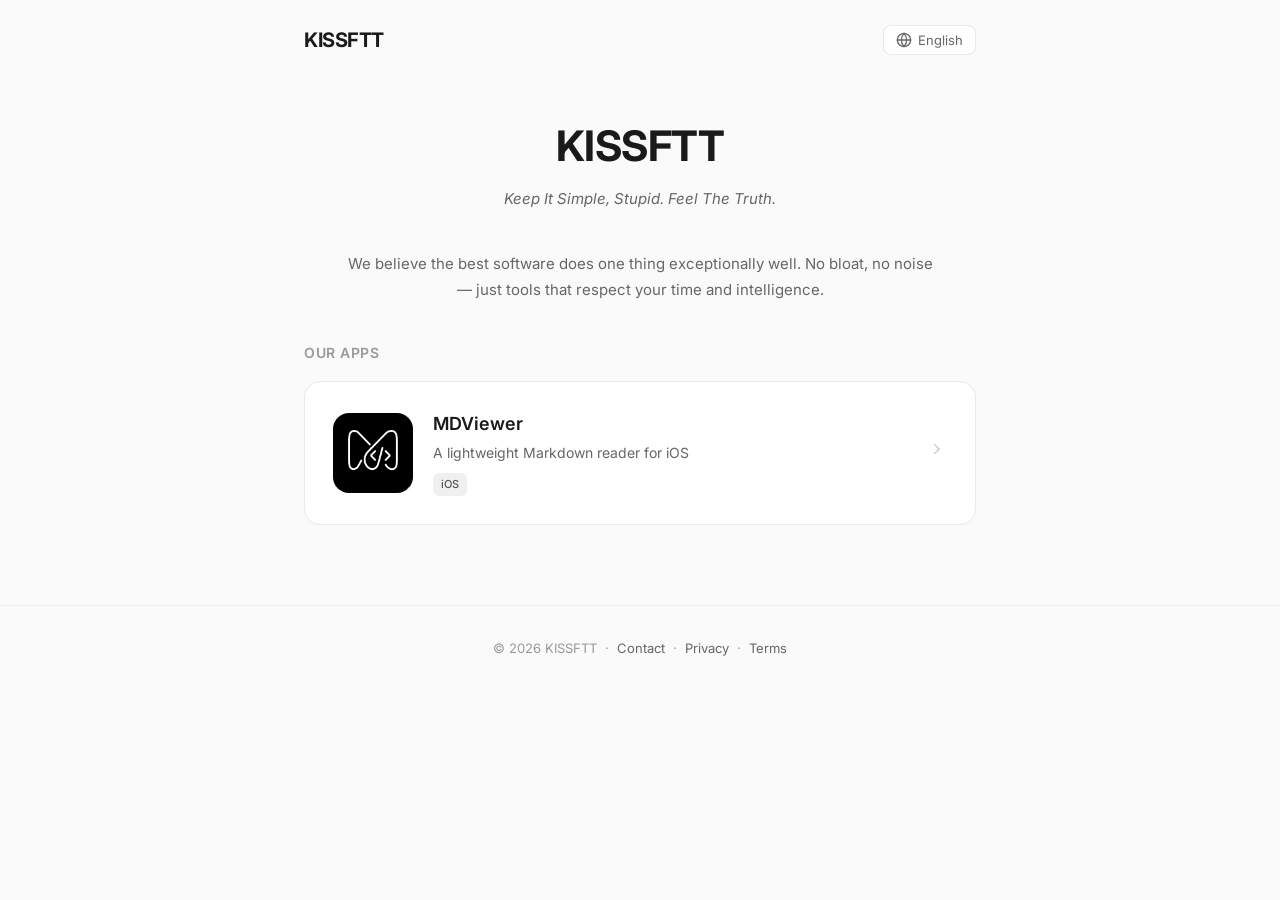
<file: index.html>
<!DOCTYPE html>
<html lang="en" dir="ltr">
<head>
  <meta charset="UTF-8">
  <meta name="viewport" content="width=device-width, initial-scale=1.0">
  <title>KISSFTT Apps — Simple, Focused Mobile Apps</title>
  <meta name="description" content="KISSFTT builds simple, focused mobile apps that do one thing exceptionally well. No bloat, no noise — just tools that respect your time and intelligence.">
  <meta name="keywords" content="KISSFTT, iOS apps, Markdown reader, MDViewer, mobile apps, productivity tools">
  <meta name="author" content="KISSFTT">
  <meta name="robots" content="index, follow">
  <link rel="canonical" href="https://app.kissftt.com/">
  <!-- Open Graph -->
  <meta property="og:type" content="website">
  <meta property="og:title" content="KISSFTT Apps — Simple, Focused Mobile Apps">
  <meta property="og:description" content="We build simple, focused apps that do one thing exceptionally well. No bloat, no noise.">
  <meta property="og:url" content="https://app.kissftt.com/">
  <meta property="og:site_name" content="KISSFTT">
  <meta property="og:image" content="https://app.kissftt.com/icons/mdviewer.png">
  <meta property="og:locale" content="en_US">
  <!-- Twitter Card -->
  <meta name="twitter:card" content="summary">
  <meta name="twitter:title" content="KISSFTT Apps">
  <meta name="twitter:description" content="Simple, focused apps that respect your time and intelligence.">
  <meta name="twitter:image" content="https://app.kissftt.com/icons/mdviewer.png">
  <!-- Structured Data -->
  <script type="application/ld+json">
  {
    "@context": "https://schema.org",
    "@type": "Organization",
    "name": "KISSFTT",
    "url": "https://app.kissftt.com",
    "logo": "https://app.kissftt.com/icons/mdviewer.png",
    "description": "Simple, focused mobile apps. Keep It Simple, Stupid. Feel The Truth.",
    "contactPoint": {
      "@type": "ContactPoint",
      "email": "support@kissftt.com",
      "contactType": "customer support"
    }
  }
  </script>
  <link rel="preconnect" href="https://fonts.googleapis.com">
  <link rel="preconnect" href="https://fonts.gstatic.com" crossorigin>
  <link href="https://fonts.googleapis.com/css2?family=Inter:wght@400;500;600;700&display=swap" rel="stylesheet">
  <link rel="stylesheet" href="/style.css">
</head>
<body>
  <header class="site-header">
    <a class="site-logo" href="/">KISSFTT</a>
    <div class="lang-selector">
      <button class="lang-btn">
        <svg viewBox="0 0 24 24" fill="none" stroke="currentColor" stroke-width="2" stroke-linecap="round" stroke-linejoin="round"><circle cx="12" cy="12" r="10"/><path d="M2 12h20"/><path d="M12 2a15.3 15.3 0 0 1 4 10 15.3 15.3 0 0 1-4 10 15.3 15.3 0 0 1-4-10 15.3 15.3 0 0 1 4-10z"/></svg>
        <span class="lang-btn-text">English</span>
      </button>
      <div class="lang-dropdown"></div>
    </div>
  </header>

  <section class="brand-hero">
    <h1 data-i18n="siteTitle">KISSFTT</h1>
    <p class="tagline" data-i18n="motto">Keep It Simple, Stupid. Feel The Truth.</p>
  </section>

  <section class="brand-story">
    <p data-i18n="brandStory">We believe the best software does one thing exceptionally well. No bloat, no noise — just tools that respect your time and intelligence.</p>
  </section>

  <p class="section-title" data-i18n="ourApps">Our Apps</p>

  <div class="apps">
    <a class="app-card" href="/mdviewer/">
      <div class="app-icon-sm">
        <img src="/icons/mdviewer.png" alt="MDViewer — Lightweight Markdown Reader for iOS" width="80" height="80" loading="lazy">
      </div>
      <div class="app-info">
        <h2>MDViewer</h2>
        <p class="card-tagline" data-i18n="mdviewerTagline">A lightweight Markdown reader for iOS</p>
        <div class="platforms"><span class="badge" data-i18n="ios">iOS</span></div>
      </div>
      <div class="app-arrow">
        <svg viewBox="0 0 20 20" fill="currentColor"><path fill-rule="evenodd" d="M7.21 14.77a.75.75 0 01.02-1.06L11.168 10 7.23 6.29a.75.75 0 111.04-1.08l4.5 4.25a.75.75 0 010 1.08l-4.5 4.25a.75.75 0 01-1.06-.02z" clip-rule="evenodd"/></svg>
      </div>
    </a>
  </div>

  <footer class="site-footer">
    <p>
      <span data-i18n="footerCopyright">&copy; 2026 KISSFTT</span>
      &nbsp;&middot;&nbsp;
      <a href="mailto:support@kissftt.com" data-i18n="footerContact">Contact</a>
      &nbsp;&middot;&nbsp;
      <a href="/privacy/" data-i18n="footerPrivacy">Privacy</a>
      &nbsp;&middot;&nbsp;
      <a href="/terms/" data-i18n="footerTerms">Terms</a>
    </p>
  </footer>

  <script src="/i18n.js"></script>
</body>
</html>
</file>
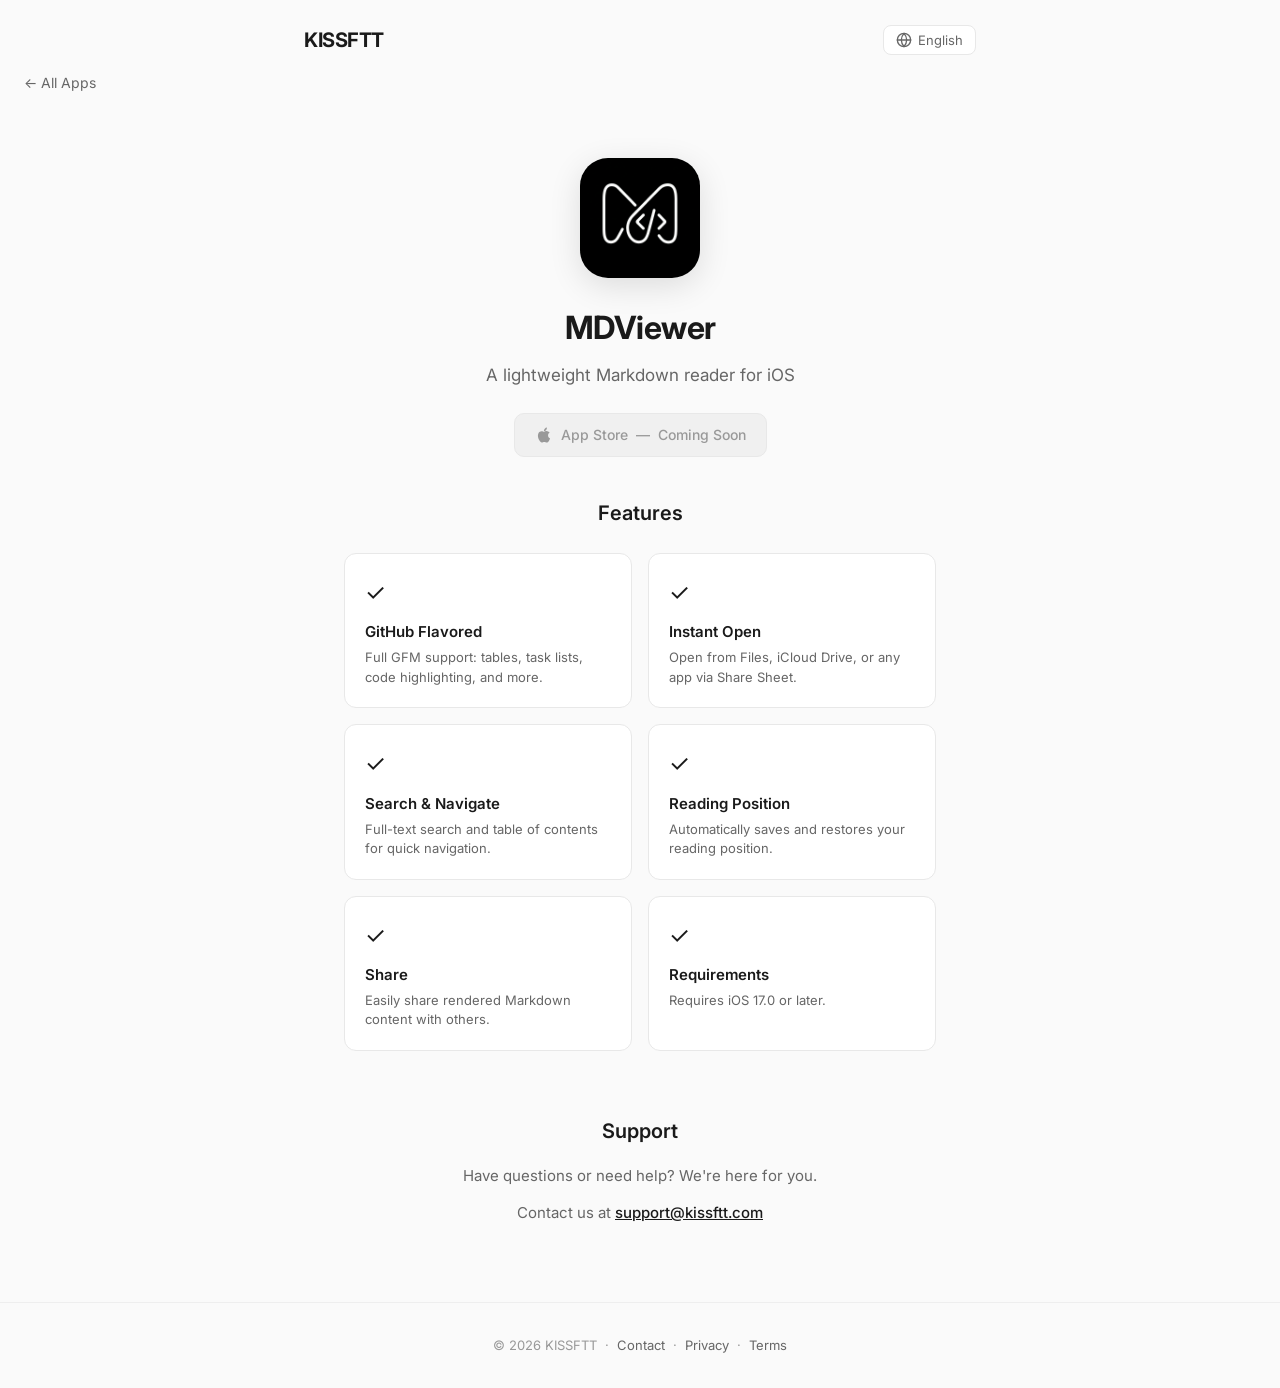
<file: mdviewer/index.html>
<!DOCTYPE html>
<html lang="en" dir="ltr">
<head>
  <meta charset="UTF-8">
  <meta name="viewport" content="width=device-width, initial-scale=1.0">
  <title>MDViewer — Lightweight Markdown Reader for iOS | KISSFTT</title>
  <meta name="description" content="MDViewer is a fast, clean Markdown reader for iOS. GitHub Flavored Markdown, full-text search, table of contents, reading position memory. Open .md files from Files or iCloud.">
  <meta name="keywords" content="MDViewer, Markdown reader, iOS, Markdown viewer, GFM, iCloud, KISSFTT">
  <meta name="author" content="KISSFTT">
  <meta name="robots" content="index, follow">
  <link rel="canonical" href="https://app.kissftt.com/mdviewer/">
  <meta property="og:type" content="website">
  <meta property="og:title" content="MDViewer — Lightweight Markdown Reader for iOS">
  <meta property="og:description" content="A fast, clean Markdown reader for iOS. GFM support, search, TOC, reading position memory.">
  <meta property="og:url" content="https://app.kissftt.com/mdviewer/">
  <meta property="og:image" content="https://app.kissftt.com/icons/mdviewer.png">
  <meta name="twitter:card" content="summary">
  <meta name="twitter:title" content="MDViewer — Markdown Reader for iOS">
  <meta name="twitter:description" content="A fast, clean Markdown reader for iOS with GFM, search, and TOC.">
  <meta name="twitter:image" content="https://app.kissftt.com/icons/mdviewer.png">
  <script type="application/ld+json">
  {
    "@context": "https://schema.org",
    "@type": "SoftwareApplication",
    "name": "MDViewer",
    "operatingSystem": "iOS",
    "applicationCategory": "UtilitiesApplication",
    "description": "A lightweight Markdown reader for iOS with GitHub Flavored Markdown support, full-text search, table of contents, and reading position memory.",
    "offers": { "@type": "Offer", "price": "0", "priceCurrency": "USD" },
    "author": { "@type": "Organization", "name": "KISSFTT", "url": "https://app.kissftt.com" }
  }
  </script>
  <link rel="preconnect" href="https://fonts.googleapis.com">
  <link rel="preconnect" href="https://fonts.gstatic.com" crossorigin>
  <link href="https://fonts.googleapis.com/css2?family=Inter:wght@400;500;600;700&display=swap" rel="stylesheet">
  <link rel="stylesheet" href="/style.css">
</head>
<body>
  <header class="site-header">
    <a class="site-logo" href="/">KISSFTT</a>
    <div class="lang-selector">
      <button class="lang-btn">
        <svg viewBox="0 0 24 24" fill="none" stroke="currentColor" stroke-width="2" stroke-linecap="round" stroke-linejoin="round"><circle cx="12" cy="12" r="10"/><path d="M2 12h20"/><path d="M12 2a15.3 15.3 0 0 1 4 10 15.3 15.3 0 0 1-4 10 15.3 15.3 0 0 1-4-10 15.3 15.3 0 0 1 4-10z"/></svg>
        <span class="lang-btn-text">English</span>
      </button>
      <div class="lang-dropdown"></div>
    </div>
  </header>

  <a class="back-link" href="/">&larr; <span data-i18n="backToApps">All Apps</span></a>

  <section class="app-hero">
    <div class="app-icon-lg"><img src="/icons/mdviewer.png" alt="MDViewer" width="120" height="120"></div>
    <h1>MDViewer</h1>
    <p class="tagline" data-i18n="mdviewerTagline">A lightweight Markdown reader for iOS</p>
    <div class="badge-row">
      <span class="store-badge">
        <svg width="18" height="18" viewBox="0 0 24 24" fill="currentColor"><path d="M18.71 19.5c-.83 1.24-1.71 2.45-3.05 2.47-1.34.03-1.77-.79-3.29-.79-1.53 0-2 .77-3.27.82-1.31.05-2.3-1.32-3.14-2.53C4.25 17 2.94 12.45 4.7 9.39c.87-1.52 2.43-2.48 4.12-2.51 1.28-.02 2.5.87 3.29.87.78 0 2.26-1.07 3.8-.91.65.03 2.47.26 3.64 1.98-.09.06-2.17 1.28-2.15 3.81.03 3.02 2.65 4.03 2.68 4.04-.03.07-.42 1.44-1.38 2.83M13 3.5c.73-.83 1.94-1.46 2.94-1.5.13 1.17-.34 2.35-1.04 3.19-.69.85-1.83 1.51-2.95 1.42-.15-1.15.41-2.35 1.05-3.11z"/></svg>
        <span data-i18n="appStore">App Store</span> — <span data-i18n="comingSoon">Coming Soon</span>
      </span>
    </div>
  </section>

  <section class="features">
    <h2 data-i18n="features">Features</h2>
    <div class="feature-grid">
      <div class="feature">
        <div class="icon">&#x2713;</div>
        <h3 data-i18n="featureGfmTitle">GitHub Flavored</h3>
        <p data-i18n="featureGfmDesc">Full GFM support: tables, task lists, code highlighting, and more.</p>
      </div>
      <div class="feature">
        <div class="icon">&#x2713;</div>
        <h3 data-i18n="featureOpenTitle">Instant Open</h3>
        <p data-i18n="featureOpenDesc">Open from Files, iCloud Drive, or any app via Share Sheet.</p>
      </div>
      <div class="feature">
        <div class="icon">&#x2713;</div>
        <h3 data-i18n="featureSearchTitle">Search & Navigate</h3>
        <p data-i18n="featureSearchDesc">Full-text search and table of contents for quick navigation.</p>
      </div>
      <div class="feature">
        <div class="icon">&#x2713;</div>
        <h3 data-i18n="featurePositionTitle">Reading Position</h3>
        <p data-i18n="featurePositionDesc">Automatically saves and restores your reading position.</p>
      </div>
      <div class="feature">
        <div class="icon">&#x2713;</div>
        <h3 data-i18n="featureShareTitle">Share</h3>
        <p data-i18n="featureShareDesc">Easily share rendered Markdown content with others.</p>
      </div>
      <div class="feature">
        <div class="icon">&#x2713;</div>
        <h3 data-i18n="featureRequirementTitle">Requirements</h3>
        <p data-i18n="featureRequirementDesc">Requires iOS 17.0 or later.</p>
      </div>
    </div>
  </section>

  <section class="support-section">
    <h2 data-i18n="supportTitle">Support</h2>
    <p data-i18n="supportDesc">Have questions or need help? We're here for you.</p>
    <p><span data-i18n="supportContact">Contact us at</span> <a href="mailto:support@kissftt.com">support@kissftt.com</a></p>
  </section>

  <footer class="site-footer">
    <p>
      <span data-i18n="footerCopyright">&copy; 2026 KISSFTT</span>
      &nbsp;&middot;&nbsp;
      <a href="mailto:support@kissftt.com" data-i18n="footerContact">Contact</a>
      &nbsp;&middot;&nbsp;
      <a href="/privacy/" data-i18n="footerPrivacy">Privacy</a>
      &nbsp;&middot;&nbsp;
      <a href="/terms/" data-i18n="footerTerms">Terms</a>
    </p>
  </footer>

  <script src="/i18n.js"></script>
</body>
</html>
</file>
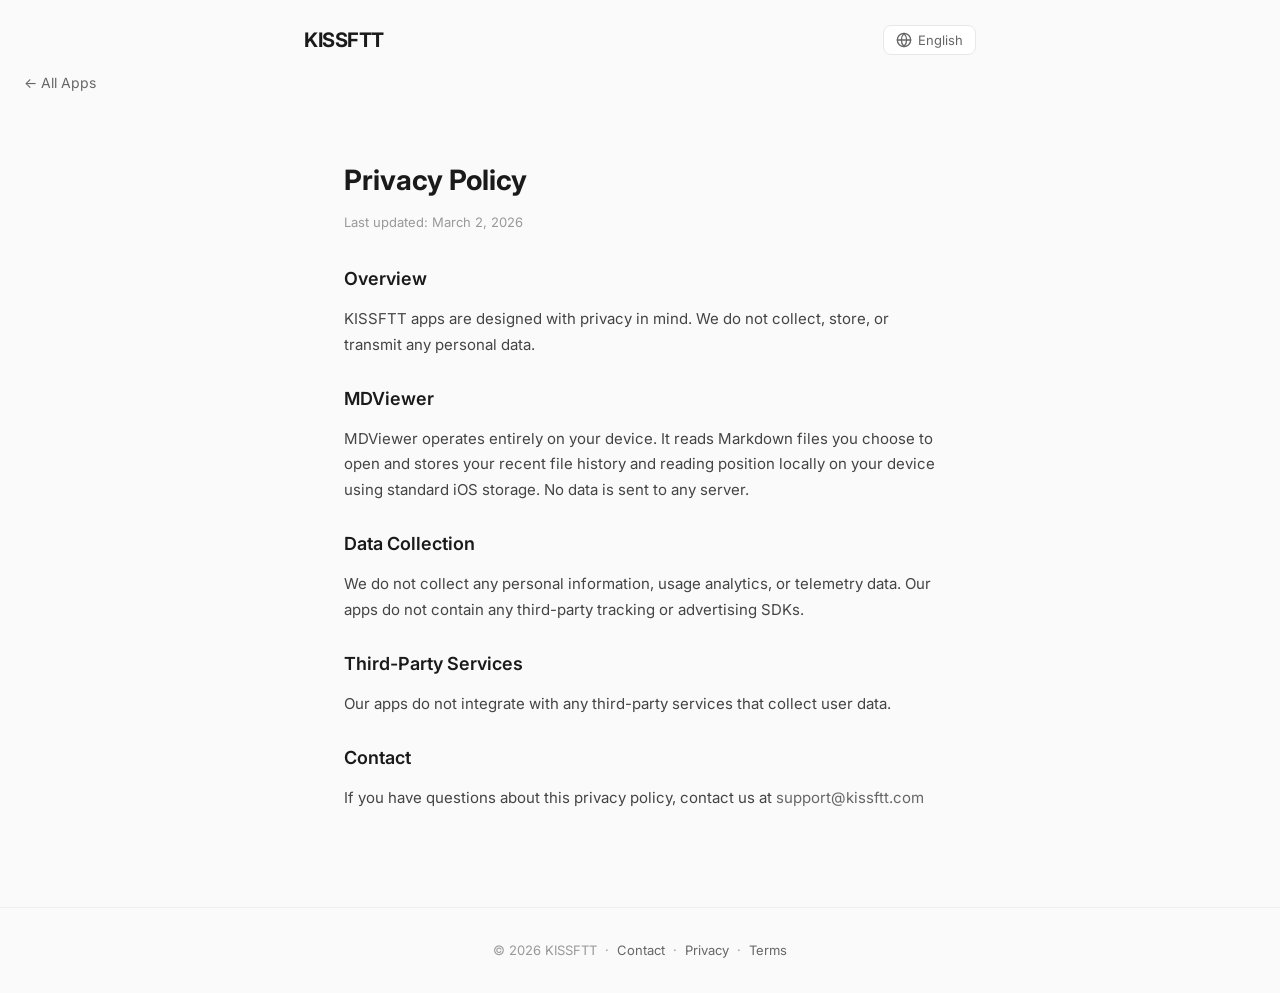
<file: privacy/index.html>
<!DOCTYPE html>
<html lang="en" dir="ltr">
<head>
  <meta charset="UTF-8">
  <meta name="viewport" content="width=device-width, initial-scale=1.0">
  <title>Privacy Policy — KISSFTT</title>
  <meta name="description" content="Privacy policy for KISSFTT apps.">
  <link rel="preconnect" href="https://fonts.googleapis.com">
  <link rel="preconnect" href="https://fonts.gstatic.com" crossorigin>
  <link href="https://fonts.googleapis.com/css2?family=Inter:wght@400;500;600;700&display=swap" rel="stylesheet">
  <link rel="stylesheet" href="/style.css">
</head>
<body>
  <header class="site-header">
    <a class="site-logo" href="/">KISSFTT</a>
    <div class="lang-selector">
      <button class="lang-btn">
        <svg viewBox="0 0 24 24" fill="none" stroke="currentColor" stroke-width="2" stroke-linecap="round" stroke-linejoin="round"><circle cx="12" cy="12" r="10"/><path d="M2 12h20"/><path d="M12 2a15.3 15.3 0 0 1 4 10 15.3 15.3 0 0 1-4 10 15.3 15.3 0 0 1-4-10 15.3 15.3 0 0 1 4-10z"/></svg>
        <span class="lang-btn-text">English</span>
      </button>
      <div class="lang-dropdown"></div>
    </div>
  </header>

  <a class="back-link" href="/">&larr; <span data-i18n="backToApps">All Apps</span></a>

  <div class="content-page">
    <h1 data-i18n="privacyTitle">Privacy Policy</h1>
    <p class="updated" data-i18n="privacyUpdated">Last updated: March 2, 2026</p>

    <h2 data-i18n="privacyOverviewTitle">Overview</h2>
    <p data-i18n="privacyOverview">KISSFTT apps are designed with privacy in mind. We do not collect, store, or transmit any personal data.</p>

    <h2 data-i18n="privacyMdviewerTitle">MDViewer</h2>
    <p data-i18n="privacyMdviewer">MDViewer operates entirely on your device. It reads Markdown files you choose to open and stores your recent file history and reading position locally on your device using standard iOS storage. No data is sent to any server.</p>

    <h2 data-i18n="privacyDataTitle">Data Collection</h2>
    <p data-i18n="privacyData">We do not collect any personal information, usage analytics, or telemetry data. Our apps do not contain any third-party tracking or advertising SDKs.</p>

    <h2 data-i18n="privacyThirdPartyTitle">Third-Party Services</h2>
    <p data-i18n="privacyThirdParty">Our apps do not integrate with any third-party services that collect user data.</p>

    <h2 data-i18n="privacyContactTitle">Contact</h2>
    <p><span data-i18n="privacyContact">If you have questions about this privacy policy, contact us at</span> <a href="mailto:support@kissftt.com">support@kissftt.com</a></p>
  </div>

  <footer class="site-footer">
    <p>
      <span data-i18n="footerCopyright">&copy; 2026 KISSFTT</span>
      &nbsp;&middot;&nbsp;
      <a href="mailto:support@kissftt.com" data-i18n="footerContact">Contact</a>
      &nbsp;&middot;&nbsp;
      <a href="/privacy/" data-i18n="footerPrivacy">Privacy</a>
      &nbsp;&middot;&nbsp;
      <a href="/terms/" data-i18n="footerTerms">Terms</a>
    </p>
  </footer>

  <script src="/i18n.js"></script>
</body>
</html>
</file>
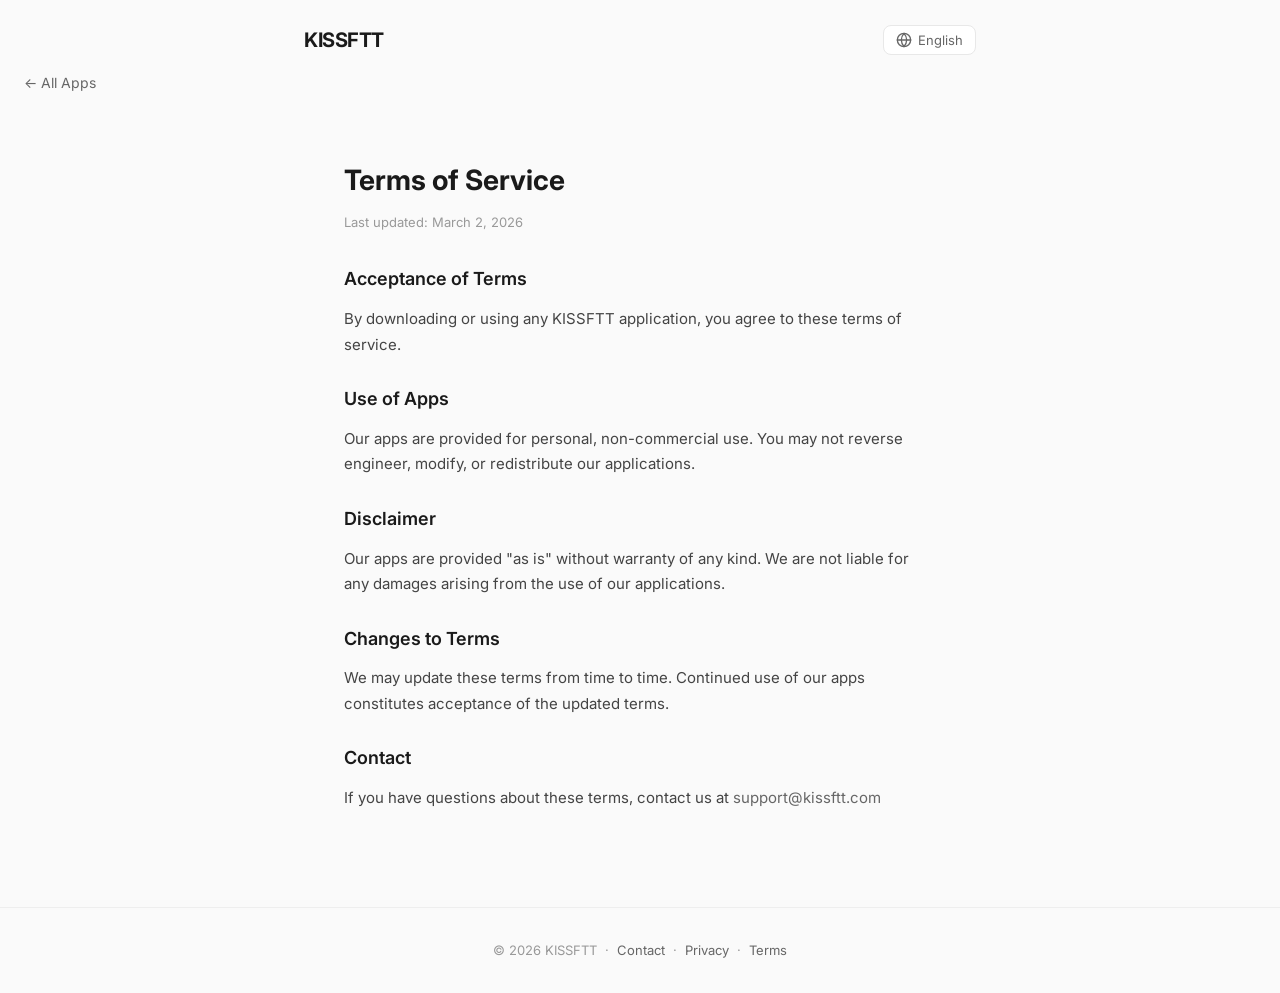
<file: terms/index.html>
<!DOCTYPE html>
<html lang="en" dir="ltr">
<head>
  <meta charset="UTF-8">
  <meta name="viewport" content="width=device-width, initial-scale=1.0">
  <title>Terms of Service — KISSFTT</title>
  <meta name="description" content="Terms of service for KISSFTT apps.">
  <link rel="preconnect" href="https://fonts.googleapis.com">
  <link rel="preconnect" href="https://fonts.gstatic.com" crossorigin>
  <link href="https://fonts.googleapis.com/css2?family=Inter:wght@400;500;600;700&display=swap" rel="stylesheet">
  <link rel="stylesheet" href="/style.css">
</head>
<body>
  <header class="site-header">
    <a class="site-logo" href="/">KISSFTT</a>
    <div class="lang-selector">
      <button class="lang-btn">
        <svg viewBox="0 0 24 24" fill="none" stroke="currentColor" stroke-width="2" stroke-linecap="round" stroke-linejoin="round"><circle cx="12" cy="12" r="10"/><path d="M2 12h20"/><path d="M12 2a15.3 15.3 0 0 1 4 10 15.3 15.3 0 0 1-4 10 15.3 15.3 0 0 1-4-10 15.3 15.3 0 0 1 4-10z"/></svg>
        <span class="lang-btn-text">English</span>
      </button>
      <div class="lang-dropdown"></div>
    </div>
  </header>

  <a class="back-link" href="/">&larr; <span data-i18n="backToApps">All Apps</span></a>

  <div class="content-page">
    <h1 data-i18n="termsTitle">Terms of Service</h1>
    <p class="updated" data-i18n="termsUpdated">Last updated: March 2, 2026</p>

    <h2 data-i18n="termsAcceptTitle">Acceptance of Terms</h2>
    <p data-i18n="termsAccept">By downloading or using any KISSFTT application, you agree to these terms of service.</p>

    <h2 data-i18n="termsUseTitle">Use of Apps</h2>
    <p data-i18n="termsUse">Our apps are provided for personal, non-commercial use. You may not reverse engineer, modify, or redistribute our applications.</p>

    <h2 data-i18n="termsDisclaimerTitle">Disclaimer</h2>
    <p data-i18n="termsDisclaimer">Our apps are provided "as is" without warranty of any kind. We are not liable for any damages arising from the use of our applications.</p>

    <h2 data-i18n="termsChangesTitle">Changes to Terms</h2>
    <p data-i18n="termsChanges">We may update these terms from time to time. Continued use of our apps constitutes acceptance of the updated terms.</p>

    <h2 data-i18n="termsContactTitle">Contact</h2>
    <p><span data-i18n="termsContact">If you have questions about these terms, contact us at</span> <a href="mailto:support@kissftt.com">support@kissftt.com</a></p>
  </div>

  <footer class="site-footer">
    <p>
      <span data-i18n="footerCopyright">&copy; 2026 KISSFTT</span>
      &nbsp;&middot;&nbsp;
      <a href="mailto:support@kissftt.com" data-i18n="footerContact">Contact</a>
      &nbsp;&middot;&nbsp;
      <a href="/privacy/" data-i18n="footerPrivacy">Privacy</a>
      &nbsp;&middot;&nbsp;
      <a href="/terms/" data-i18n="footerTerms">Terms</a>
    </p>
  </footer>

  <script src="/i18n.js"></script>
</body>
</html>
</file>
<file: style.css>
:root {
  --bg: #fafafa;
  --bg-card: #fff;
  --text: #1a1a1a;
  --text-secondary: #666;
  --text-muted: #999;
  --border: #e8e8e8;
  --border-light: #eee;
  --badge-bg: #f0f0f0;
  --badge-text: #555;
  --accent: #1a1a1a;
  --radius-sm: 8px;
  --radius-md: 12px;
  --radius-lg: 16px;
  --radius-xl: 28px;
  --shadow-card: 0 4px 24px rgba(0,0,0,.06);
  --shadow-icon: 0 8px 32px rgba(0,0,0,.12);
  --max-width: 720px;
  --max-width-narrow: 640px;
}

* { margin: 0; padding: 0; box-sizing: border-box; }

body {
  font-family: 'Inter', -apple-system, BlinkMacSystemFont, 'Segoe UI', sans-serif;
  background: var(--bg);
  color: var(--text);
  -webkit-font-smoothing: antialiased;
  -moz-osx-font-smoothing: grayscale;
  line-height: 1.6;
}

/* Header */
.site-header {
  max-width: var(--max-width);
  margin: 0 auto;
  padding: 24px 24px 0;
  display: flex;
  justify-content: space-between;
  align-items: center;
}

.site-logo {
  font-size: 20px;
  font-weight: 700;
  letter-spacing: -0.5px;
  color: var(--text);
  text-decoration: none;
}

.lang-selector {
  position: relative;
}

.lang-btn {
  display: flex;
  align-items: center;
  gap: 6px;
  padding: 6px 12px;
  border: 1px solid var(--border);
  border-radius: var(--radius-sm);
  background: var(--bg-card);
  color: var(--text-secondary);
  font-family: inherit;
  font-size: 13px;
  cursor: pointer;
  transition: border-color .2s;
}

.lang-btn:hover {
  border-color: var(--text-muted);
}

.lang-btn svg {
  width: 16px;
  height: 16px;
}

.lang-dropdown {
  display: none;
  position: absolute;
  top: calc(100% + 4px);
  right: 0;
  background: var(--bg-card);
  border: 1px solid var(--border);
  border-radius: var(--radius-md);
  box-shadow: 0 8px 32px rgba(0,0,0,.1);
  min-width: 160px;
  max-height: 320px;
  overflow-y: auto;
  z-index: 100;
  padding: 4px;
}

[dir="rtl"] .lang-dropdown {
  right: auto;
  left: 0;
}

.lang-dropdown.open {
  display: block;
}

.lang-option {
  display: block;
  width: 100%;
  padding: 8px 12px;
  border: none;
  background: none;
  color: var(--text);
  font-family: inherit;
  font-size: 13px;
  text-align: left;
  cursor: pointer;
  border-radius: 6px;
  transition: background .15s;
}

[dir="rtl"] .lang-option {
  text-align: right;
}

.lang-option:hover {
  background: var(--badge-bg);
}

.lang-option.active {
  font-weight: 600;
  background: var(--badge-bg);
}

/* Hero / Brand section */
.brand-hero {
  text-align: center;
  padding: 48px 24px 16px;
  max-width: var(--max-width);
  margin: 0 auto;
}

.brand-hero h1 {
  font-size: 36px;
  font-weight: 700;
  letter-spacing: -0.5px;
}

.brand-hero .tagline {
  margin-top: 8px;
  font-size: 15px;
  color: var(--text-secondary);
  font-style: italic;
}

.brand-story {
  max-width: var(--max-width-narrow);
  margin: 0 auto;
  padding: 24px 24px 40px;
  text-align: center;
}

.brand-story p {
  font-size: 15px;
  color: var(--text-secondary);
  line-height: 1.7;
}

/* Section titles */
.section-title {
  max-width: var(--max-width);
  margin: 0 auto;
  padding: 0 24px 16px;
  font-size: 14px;
  font-weight: 600;
  text-transform: uppercase;
  letter-spacing: 0.5px;
  color: var(--text-muted);
}

/* App cards */
.apps {
  max-width: var(--max-width);
  margin: 0 auto;
  padding: 0 24px 80px;
  display: grid;
  grid-template-columns: 1fr;
  gap: 16px;
}

.app-card {
  background: var(--bg-card);
  border: 1px solid var(--border);
  border-radius: var(--radius-lg);
  padding: 24px;
  display: flex;
  align-items: center;
  gap: 20px;
  transition: box-shadow .2s;
  text-decoration: none;
  color: inherit;
}

.app-card:hover {
  box-shadow: var(--shadow-card);
}

.app-icon-sm {
  width: 72px;
  height: 72px;
  border-radius: var(--radius-lg);
  flex-shrink: 0;
  overflow: hidden;
}

.app-icon-sm img {
  width: 100%;
  height: 100%;
  object-fit: cover;
}

.app-info {
  flex: 1;
  min-width: 0;
}

.app-info h2 {
  font-size: 18px;
  font-weight: 600;
}

.app-info .card-tagline {
  font-size: 14px;
  color: var(--text-secondary);
  margin-top: 4px;
}

.app-info .platforms {
  margin-top: 8px;
  display: flex;
  gap: 6px;
}

.badge {
  font-size: 11px;
  font-weight: 500;
  padding: 3px 8px;
  border-radius: 6px;
  background: var(--badge-bg);
  color: var(--badge-text);
}

.app-arrow {
  flex-shrink: 0;
  color: #ccc;
}

.app-arrow svg {
  width: 20px;
  height: 20px;
}

/* App detail hero */
.app-hero {
  padding: 48px 24px 40px;
  text-align: center;
  max-width: var(--max-width-narrow);
  margin: 0 auto;
}

.app-icon-lg {
  width: 120px;
  height: 120px;
  border-radius: var(--radius-xl);
  margin: 0 auto 24px;
  overflow: hidden;
  box-shadow: var(--shadow-icon);
}

.app-icon-lg img {
  width: 100%;
  height: 100%;
}

.app-hero h1 {
  font-size: 32px;
  font-weight: 700;
  letter-spacing: -0.5px;
}

.app-hero .tagline {
  font-size: 17px;
  color: var(--text-secondary);
  margin-top: 8px;
}

.badge-row {
  margin-top: 24px;
  display: flex;
  justify-content: center;
  gap: 12px;
  flex-wrap: wrap;
}

.store-badge {
  height: 44px;
  border-radius: 10px;
  background: var(--badge-bg);
  color: var(--text-muted);
  padding: 0 20px;
  display: inline-flex;
  align-items: center;
  gap: 8px;
  font-size: 14px;
  font-weight: 500;
  text-decoration: none;
  cursor: default;
  border: 1px solid var(--border);
}

/* Features */
.features {
  max-width: var(--max-width-narrow);
  margin: 0 auto;
  padding: 0 24px 64px;
}

.features h2 {
  font-size: 20px;
  font-weight: 600;
  margin-bottom: 24px;
  text-align: center;
}

.feature-grid {
  display: grid;
  grid-template-columns: 1fr 1fr;
  gap: 16px;
}

.feature {
  background: var(--bg-card);
  border: 1px solid var(--border);
  border-radius: var(--radius-md);
  padding: 20px;
}

.feature .icon {
  font-size: 24px;
  margin-bottom: 8px;
}

.feature h3 {
  font-size: 15px;
  font-weight: 600;
  margin-bottom: 4px;
}

.feature p {
  font-size: 13px;
  color: var(--text-secondary);
  line-height: 1.5;
}

/* Support section */
.support-section {
  max-width: var(--max-width-narrow);
  margin: 0 auto;
  padding: 0 24px 64px;
  text-align: center;
}

.support-section h2 {
  font-size: 20px;
  font-weight: 600;
  margin-bottom: 16px;
}

.support-section p {
  font-size: 15px;
  color: var(--text-secondary);
  line-height: 1.7;
  margin-bottom: 12px;
}

.support-section a {
  color: var(--text);
  font-weight: 500;
}

/* Back link */
.back-link {
  display: inline-block;
  padding: 16px 24px;
  font-size: 14px;
  color: var(--text-secondary);
  text-decoration: none;
}

.back-link:hover {
  color: var(--text);
}

/* Content pages (privacy, terms) */
.content-page {
  max-width: var(--max-width-narrow);
  margin: 0 auto;
  padding: 48px 24px 80px;
}

.content-page h1 {
  font-size: 28px;
  font-weight: 700;
  margin-bottom: 8px;
}

.content-page .updated {
  font-size: 13px;
  color: var(--text-muted);
  margin-bottom: 32px;
}

.content-page h2 {
  font-size: 18px;
  font-weight: 600;
  margin: 28px 0 12px;
}

.content-page p,
.content-page li {
  font-size: 15px;
  color: #444;
  margin-bottom: 16px;
  line-height: 1.7;
}

.content-page ul {
  padding-left: 20px;
}

[dir="rtl"] .content-page ul {
  padding-left: 0;
  padding-right: 20px;
}

.content-page a {
  color: var(--text-secondary);
  text-decoration: none;
}

.content-page a:hover {
  text-decoration: underline;
}

/* Footer */
.site-footer {
  text-align: center;
  padding: 32px 24px;
  font-size: 13px;
  color: var(--text-muted);
  border-top: 1px solid var(--border-light);
}

.site-footer a {
  color: var(--text-secondary);
  text-decoration: none;
}

.site-footer a:hover {
  text-decoration: underline;
}

.footer-links {
  display: flex;
  justify-content: center;
  gap: 8px;
  flex-wrap: wrap;
}

.footer-sep {
  color: var(--border);
}

/* Responsive */
@media (min-width: 600px) {
  .brand-hero {
    padding-top: 56px;
  }
  .brand-hero h1 {
    font-size: 42px;
  }
  .app-card {
    padding: 28px;
  }
  .app-icon-sm {
    width: 80px;
    height: 80px;
  }
}

@media (max-width: 480px) {
  .feature-grid {
    grid-template-columns: 1fr;
  }
  .app-hero h1 {
    font-size: 28px;
  }
}

/* RTL adjustments */
[dir="rtl"] .app-arrow svg {
  transform: scaleX(-1);
}

[dir="rtl"] .back-link {
  direction: rtl;
}
</file>
